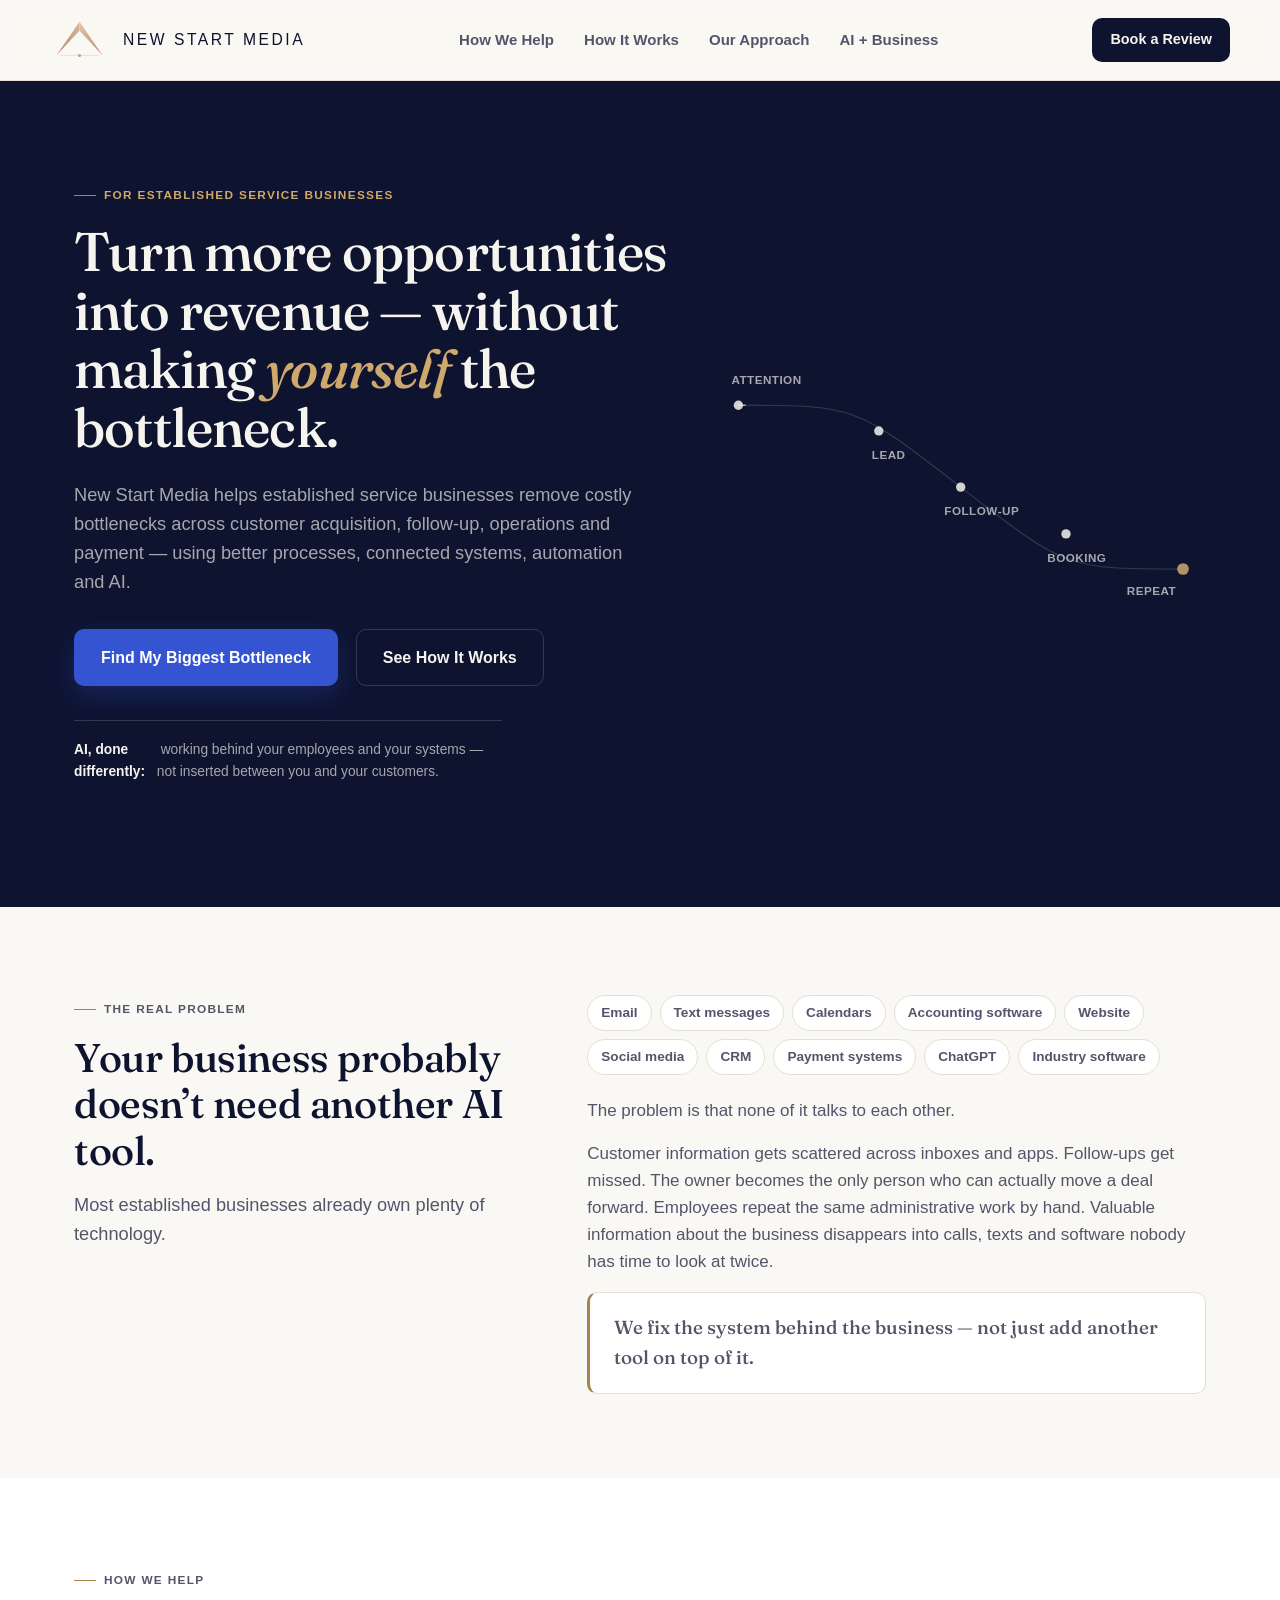
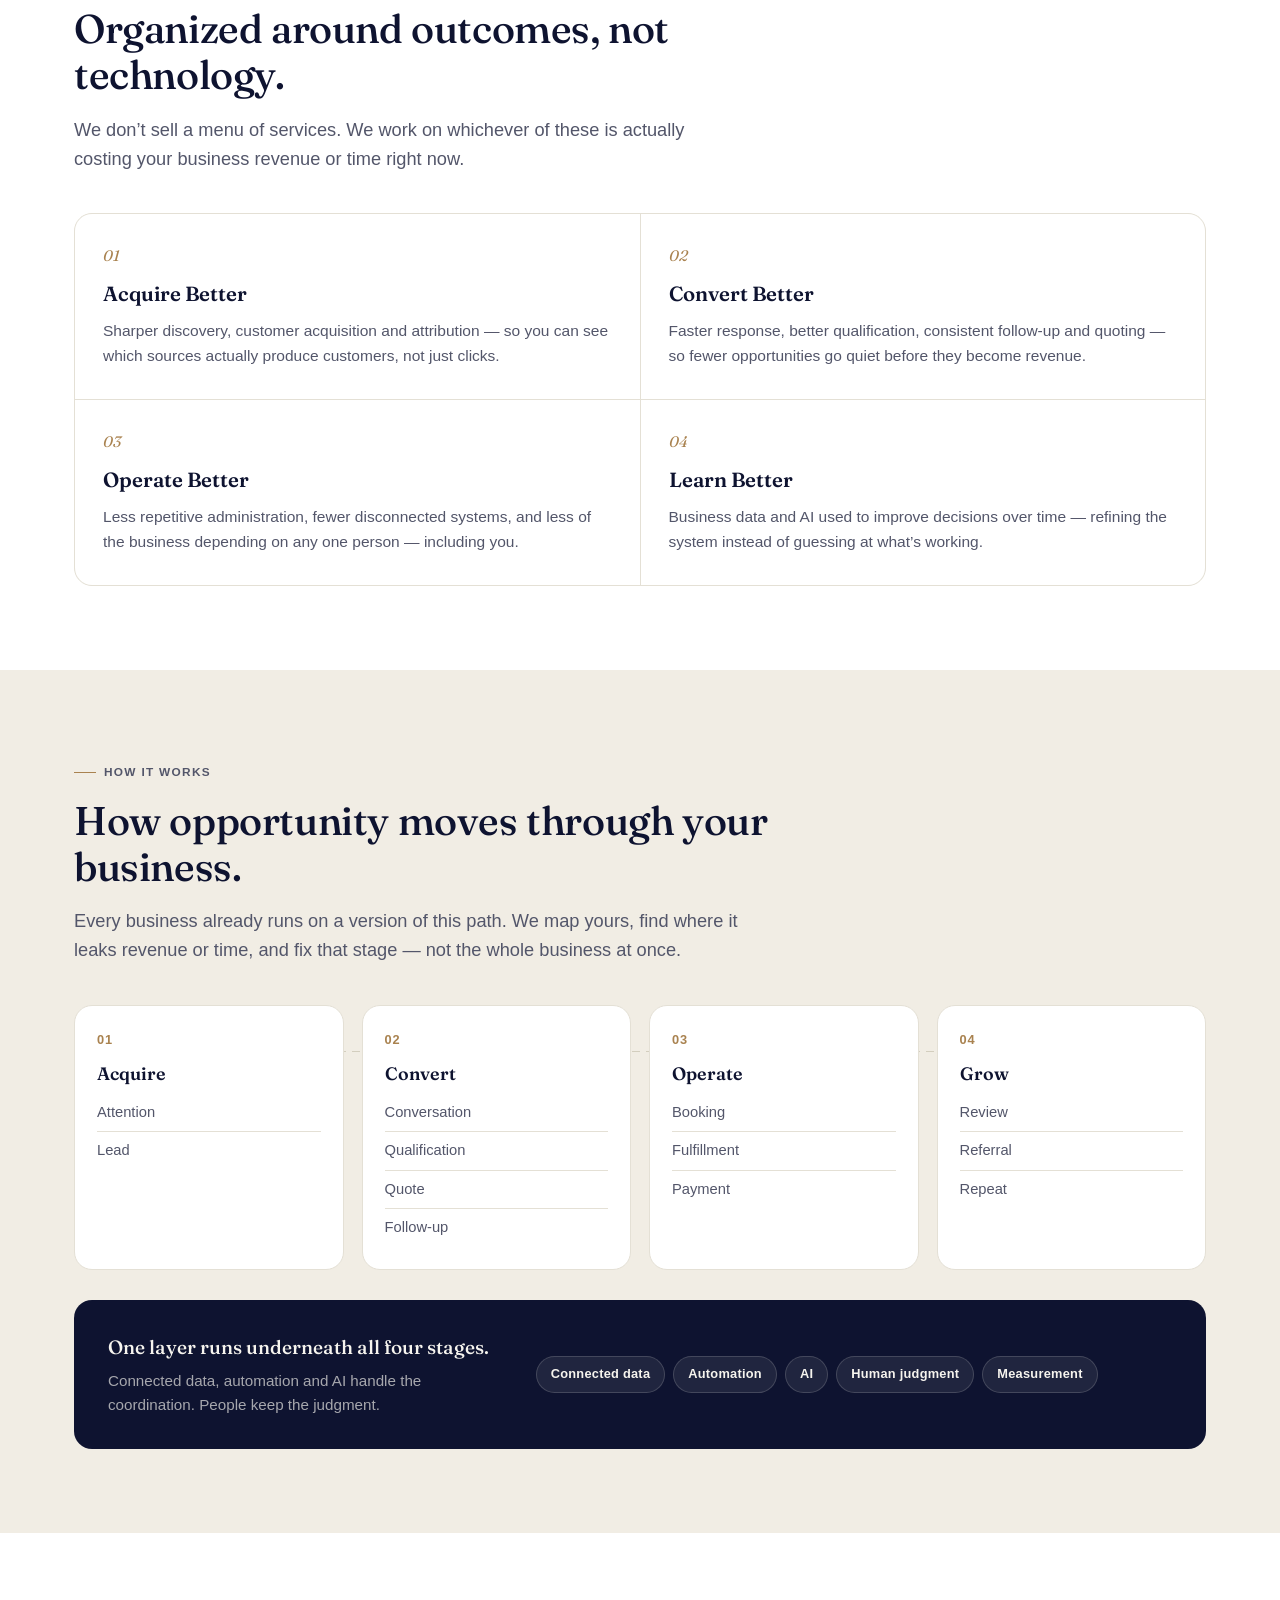
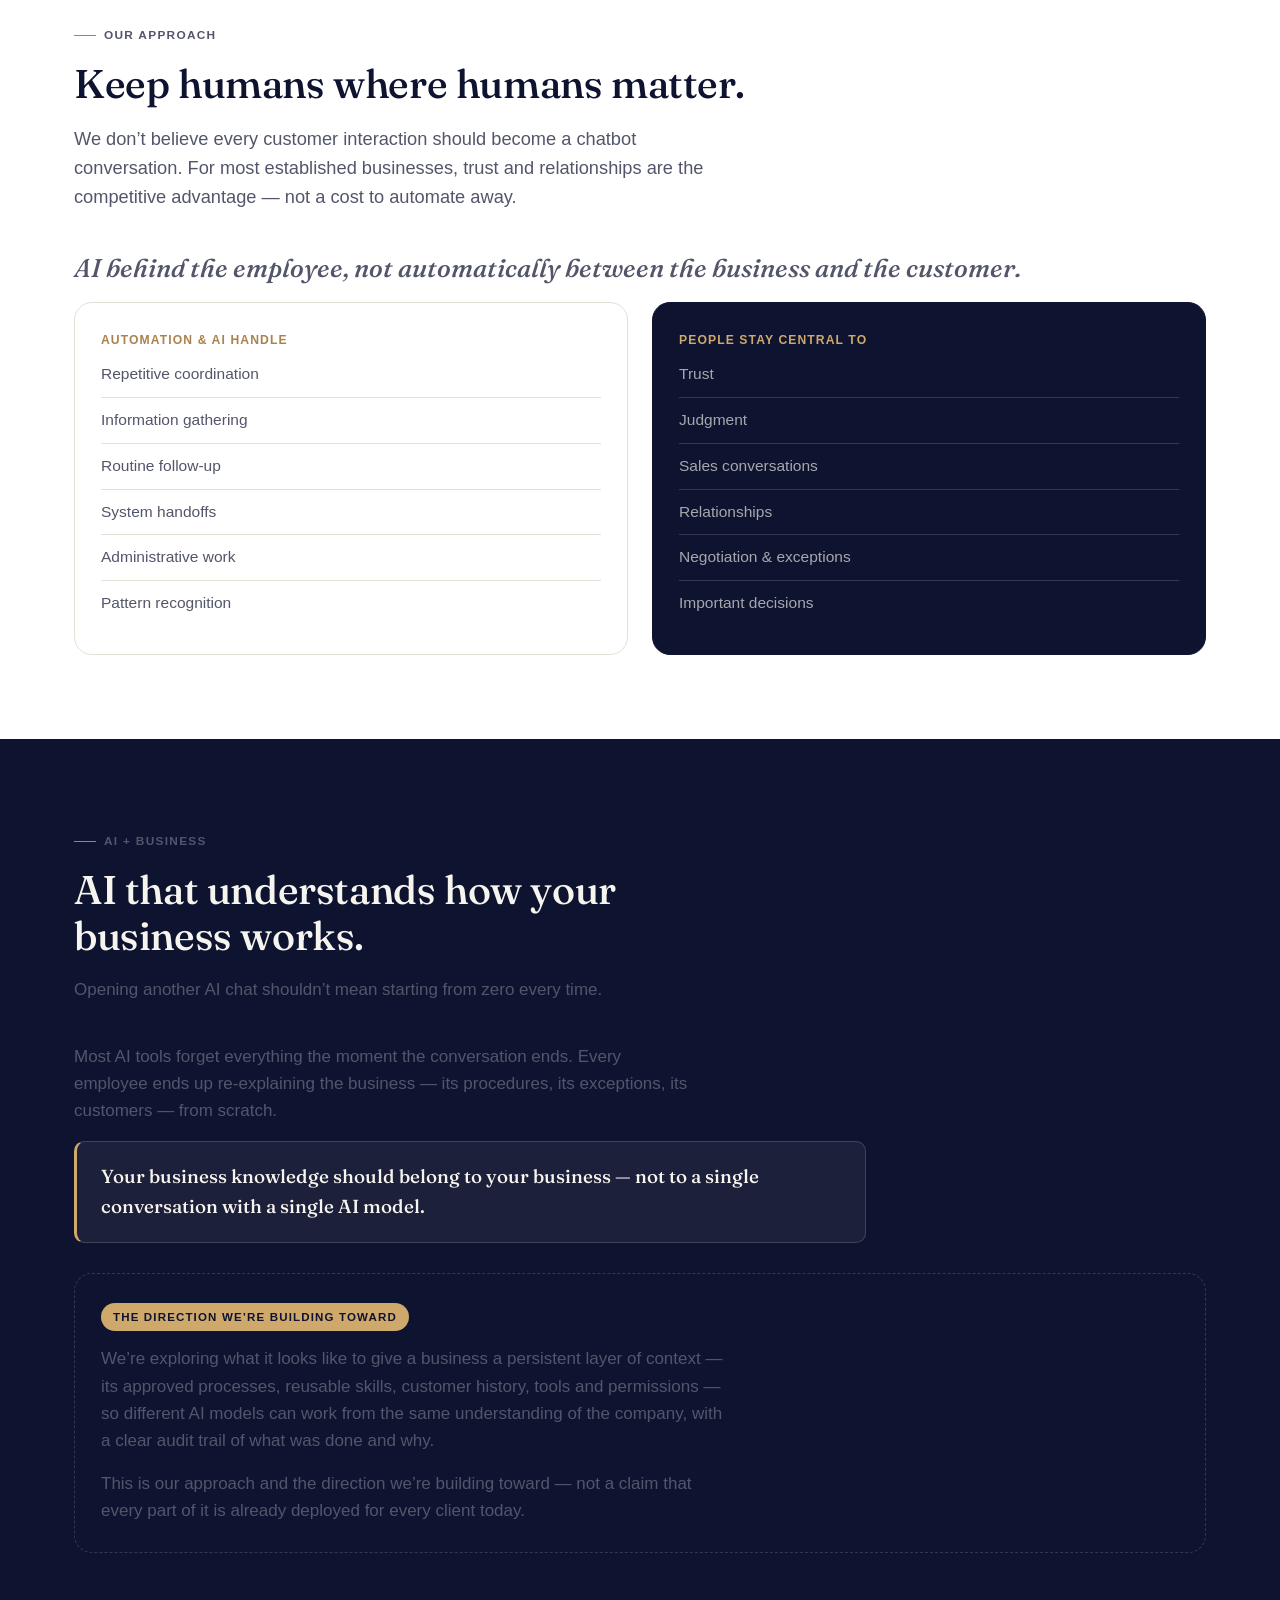
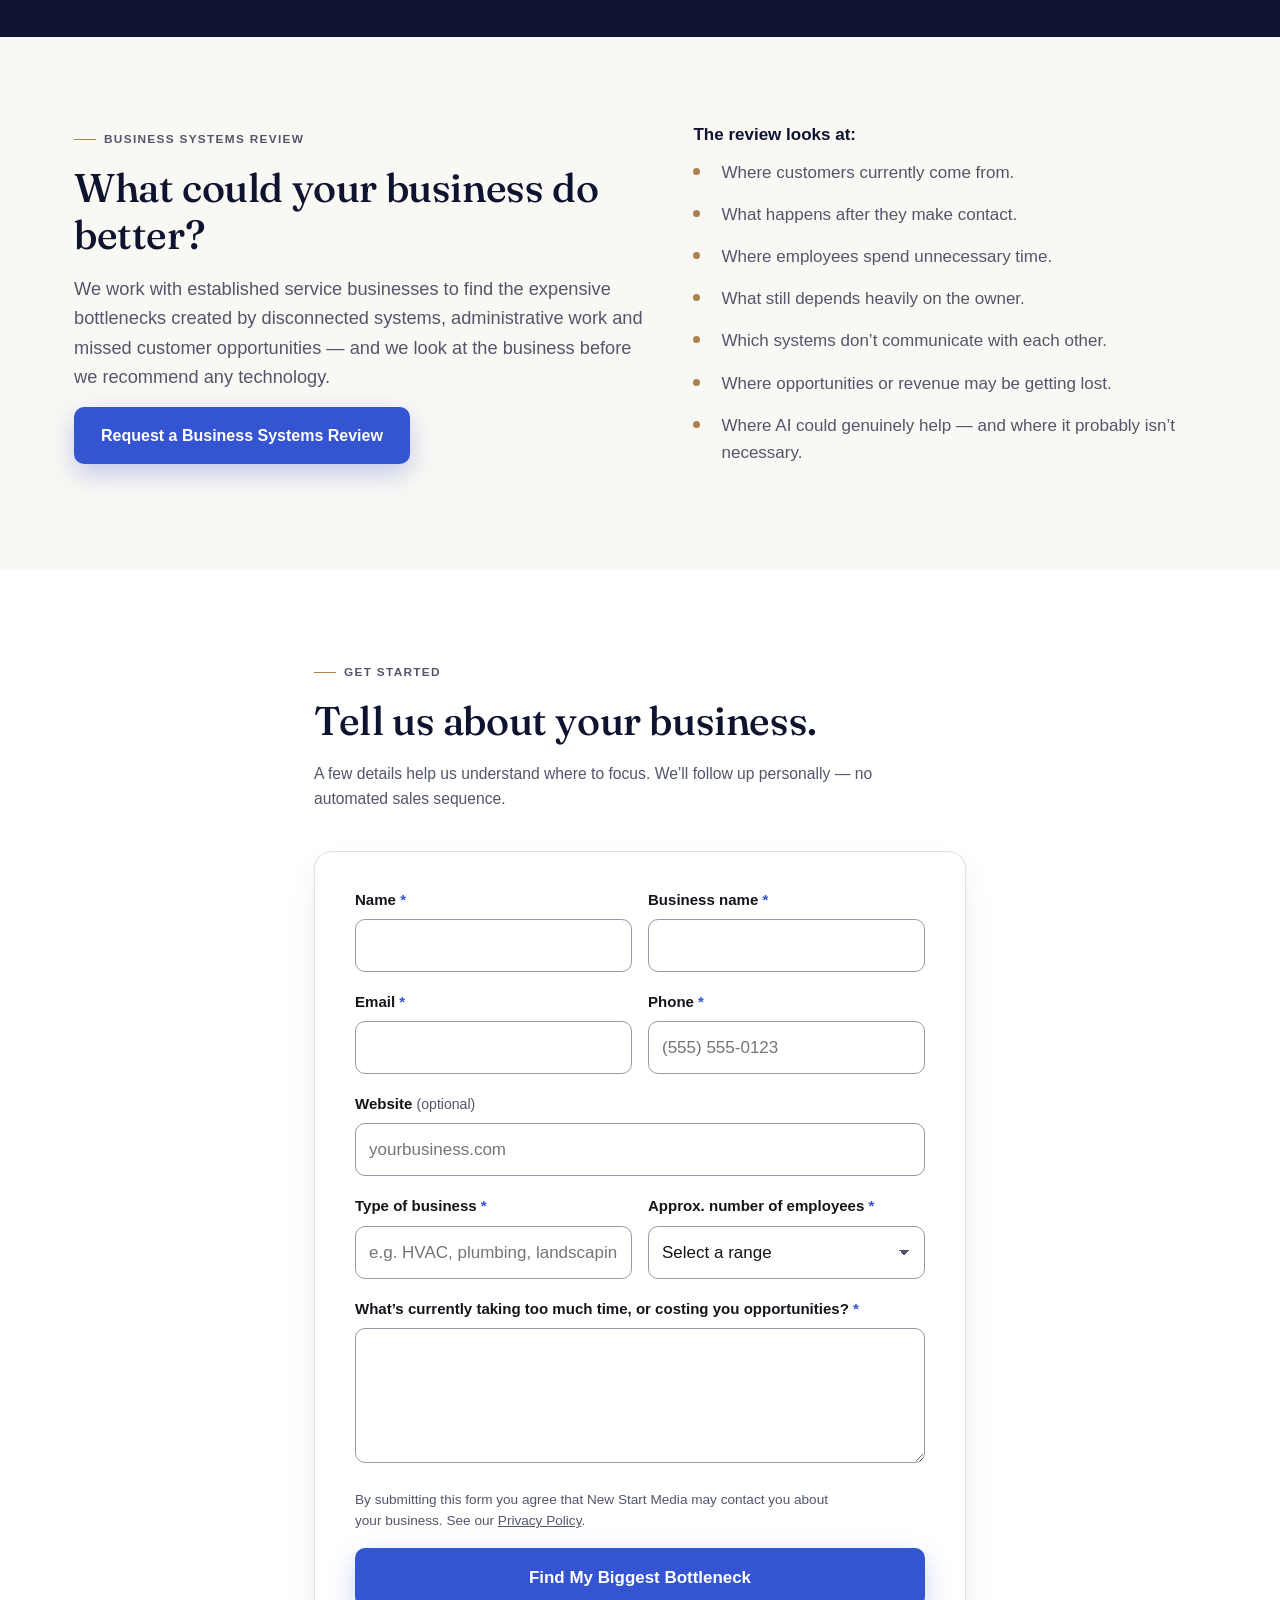
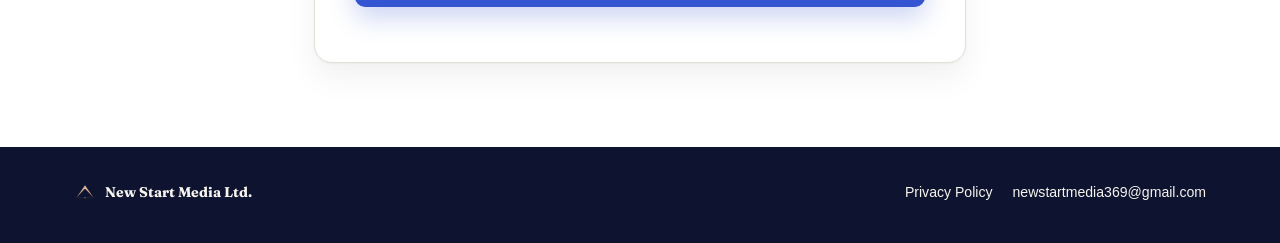
<file: index.html>
<!DOCTYPE html>
<html lang="en-CA">
<head>
  <meta charset="utf-8">
  <meta name="viewport" content="width=device-width, initial-scale=1">
  <meta name="theme-color" content="#0e1330">
  <title>New Start Media | Business Systems &amp; AI for Service Companies</title>
  <meta name="description" content="New Start Media helps established service businesses turn more opportunities into revenue and reduce owner dependency — by fixing the systems between customer acquisition, operations and payment, with AI working behind the business.">
  <link rel="canonical" href="https://newstartmedia.ca/">
  <meta name="robots" content="index,follow">

  <meta property="og:type" content="website">
  <meta property="og:site_name" content="New Start Media">
  <meta property="og:title" content="Turn More Opportunities Into Revenue — Without Making Yourself the Bottleneck">
  <meta property="og:description" content="New Start Media helps established service businesses remove costly bottlenecks across customer acquisition, follow-up, operations and payment — using better processes, connected systems, automation and AI.">
  <meta property="og:url" content="https://newstartmedia.ca/">
  <meta name="twitter:card" content="summary">
  <meta name="twitter:title" content="Turn More Opportunities Into Revenue — Without Making Yourself the Bottleneck">
  <meta name="twitter:description" content="Better processes, connected systems, automation and AI working behind established service businesses — not another AI tool bolted on top.">

  <!-- ============================================================
       GOOGLE TAG / ANALYTICS
       Paste a Google tag (gtag.js) snippet here when one exists.
       Do not commit a real measurement/conversion ID until confirmed.

  <script async src="https://www.googletagmanager.com/gtag/js?id=GTAG_ID"></script>
  <script>
    window.dataLayer = window.dataLayer || [];
    function gtag(){dataLayer.push(arguments);}
    gtag('js', new Date());
    gtag('config', 'GTAG_ID');
  </script>
       ============================================================ -->

  <link rel="icon" type="image/svg+xml" href="assets/favicon.svg">
  <link rel="preconnect" href="https://fonts.googleapis.com">
  <link rel="preconnect" href="https://fonts.gstatic.com" crossorigin>
  <link rel="stylesheet" href="https://fonts.googleapis.com/css2?family=Fraunces:ital,opsz,wght@0,9..144,400;0,9..144,500;0,9..144,600;1,9..144,500&display=swap">
  <link rel="stylesheet" href="styles.css">
</head>
<body>
  <a class="skip-link" href="#main">Skip to content</a>

  <header class="site-header">
    <div class="wrap header-inner">
      <a class="brand-word" href="./">
        <img class="brand-mark" src="assets/logo-mark.svg" alt="" aria-hidden="true" width="59" height="48">
        New Start Media
      </a>
      <nav class="main-nav" aria-label="Primary">
        <ul>
          <li><a href="#help">How We Help</a></li>
          <li><a href="#how-it-works">How It Works</a></li>
          <li><a href="#approach">Our Approach</a></li>
          <li><a href="#ai">AI + Business</a></li>
        </ul>
      </nav>
      <div style="display:flex;align-items:center;gap:10px;">
        <button type="button" class="nav-toggle" id="nav-toggle" aria-expanded="false" aria-controls="mobile-nav">Menu</button>
        <a class="header-cta" href="#review-form">Book a Review</a>
      </div>
    </div>
    <nav class="mobile-nav" id="mobile-nav" aria-label="Primary (mobile)" hidden>
      <ul>
        <li><a href="#help">How We Help</a></li>
        <li><a href="#how-it-works">How It Works</a></li>
        <li><a href="#approach">Our Approach</a></li>
        <li><a href="#ai">AI + Business</a></li>
        <li><a href="#review-form">Book a Review</a></li>
      </ul>
    </nav>
  </header>

  <main id="main">
    <!-- HERO -->
    <section class="hero on-navy" aria-labelledby="hero-heading">
      <div class="wrap hero-grid">
        <div class="hero-copy">
          <p class="eyebrow">For established service businesses</p>
          <h1 id="hero-heading">Turn more opportunities into revenue&nbsp;— without making <em>yourself</em> the bottleneck.</h1>
          <p class="lede">
            New Start Media helps established service businesses remove costly
            bottlenecks across customer acquisition, follow-up, operations and
            payment &mdash; using better processes, connected systems,
            automation and AI.
          </p>
          <div class="hero-ctas">
            <a class="btn-primary" href="#review-form">Find My Biggest Bottleneck</a>
            <a class="btn-secondary" href="#how-it-works">See How It Works</a>
          </div>
          <p class="hero-note"><strong>AI, done differently:</strong>&nbsp;working behind your employees and your systems &mdash; not inserted between you and your customers.</p>
        </div>
        <div class="hero-flow" aria-hidden="true">
          <svg viewBox="0 0 420 260" preserveAspectRatio="xMidYMid meet">
            <path class="flow-line" d="M20,60 C120,60 120,60 210,130 C300,200 300,200 400,200" />
            <path class="flow-line flow-line--active" d="M20,60 C120,60 120,60 210,130 C300,200 300,200 400,200" />
            <circle class="flow-dot" cx="20" cy="60" r="4"></circle>
            <circle class="flow-dot" cx="140" cy="82" r="4"></circle>
            <circle class="flow-dot" cx="210" cy="130" r="4"></circle>
            <circle class="flow-dot" cx="300" cy="170" r="4"></circle>
            <circle class="flow-dot flow-dot--gold" cx="400" cy="200" r="5"></circle>
            <text x="14" y="42">Attention</text>
            <text x="134" y="106">Lead</text>
            <text x="196" y="154">Follow&#8209;up</text>
            <text x="284" y="194">Booking</text>
            <text x="352" y="222">Repeat</text>
          </svg>
        </div>
      </div>
    </section>

    <!-- THE PROBLEM -->
    <section class="block block--paper reveal" aria-labelledby="tools-heading">
      <div class="wrap problem-layout">
        <div>
          <p class="eyebrow">The real problem</p>
          <h2 id="tools-heading">Your business probably doesn&rsquo;t need another AI tool.</h2>
          <p class="lede-lg">Most established businesses already own plenty of technology.</p>
        </div>
        <div>
          <ul class="tech-list" aria-label="Tools most businesses already have">
            <li>Email</li>
            <li>Text messages</li>
            <li>Calendars</li>
            <li>Accounting software</li>
            <li>Website</li>
            <li>Social media</li>
            <li>CRM</li>
            <li>Payment systems</li>
            <li>ChatGPT</li>
            <li>Industry software</li>
          </ul>
          <p>The problem is that none of it talks to each other.</p>
          <p>
            Customer information gets scattered across inboxes and apps.
            Follow-ups get missed. The owner becomes the only person who can
            actually move a deal forward. Employees repeat the same
            administrative work by hand. Valuable information about the
            business disappears into calls, texts and software nobody has
            time to look at twice.
          </p>
          <p class="callout">We fix the system behind the business &mdash; not just add another tool on top of it.</p>
        </div>
      </div>
    </section>

    <!-- HOW WE HELP -->
    <section class="block block--surface reveal" id="help" aria-labelledby="help-heading">
      <div class="wrap">
        <div class="section-head">
          <p class="eyebrow">How we help</p>
          <h2 id="help-heading">Organized around outcomes, not technology.</h2>
          <p class="lede-lg">We don&rsquo;t sell a menu of services. We work on whichever of these is actually costing your business revenue or time right now.</p>
        </div>
        <div class="outcomes">
          <article class="outcome">
            <span class="outcome-index">01</span>
            <h3>Acquire Better</h3>
            <p>Sharper discovery, customer acquisition and attribution &mdash; so you can see which sources actually produce customers, not just clicks.</p>
          </article>
          <article class="outcome">
            <span class="outcome-index">02</span>
            <h3>Convert Better</h3>
            <p>Faster response, better qualification, consistent follow-up and quoting &mdash; so fewer opportunities go quiet before they become revenue.</p>
          </article>
          <article class="outcome">
            <span class="outcome-index">03</span>
            <h3>Operate Better</h3>
            <p>Less repetitive administration, fewer disconnected systems, and less of the business depending on any one person &mdash; including you.</p>
          </article>
          <article class="outcome">
            <span class="outcome-index">04</span>
            <h3>Learn Better</h3>
            <p>Business data and AI used to improve decisions over time &mdash; refining the system instead of guessing at what&rsquo;s working.</p>
          </article>
        </div>
      </div>
    </section>

    <!-- HOW IT WORKS: OPERATING MODEL -->
    <section class="block block--alt reveal" id="how-it-works" aria-labelledby="model-heading">
      <div class="wrap model-wrap">
        <div class="section-head">
          <p class="eyebrow">How it works</p>
          <h2 id="model-heading">How opportunity moves through your business.</h2>
          <p class="lede-lg">Every business already runs on a version of this path. We map yours, find where it leaks revenue or time, and fix that stage &mdash; not the whole business at once.</p>
        </div>

        <div class="model-stages">
          <div class="model-stage">
            <h3>Acquire</h3>
            <ul>
              <li>Attention</li>
              <li>Lead</li>
            </ul>
          </div>
          <div class="model-stage">
            <h3>Convert</h3>
            <ul>
              <li>Conversation</li>
              <li>Qualification</li>
              <li>Quote</li>
              <li>Follow-up</li>
            </ul>
          </div>
          <div class="model-stage">
            <h3>Operate</h3>
            <ul>
              <li>Booking</li>
              <li>Fulfillment</li>
              <li>Payment</li>
            </ul>
          </div>
          <div class="model-stage">
            <h3>Grow</h3>
            <ul>
              <li>Review</li>
              <li>Referral</li>
              <li>Repeat</li>
            </ul>
          </div>
        </div>

        <div class="model-layer">
          <div>
            <h3>One layer runs underneath all four stages.</h3>
            <p>Connected data, automation and AI handle the coordination. People keep the judgment.</p>
          </div>
          <ul class="layer-tags">
            <li>Connected data</li>
            <li>Automation</li>
            <li>AI</li>
            <li>Human judgment</li>
            <li>Measurement</li>
          </ul>
        </div>
      </div>
    </section>

    <!-- OUR APPROACH: HUMAN-FIRST AI -->
    <section class="block block--surface reveal" id="approach" aria-labelledby="approach-heading">
      <div class="wrap">
        <div class="section-head">
          <p class="eyebrow">Our approach</p>
          <h2 id="approach-heading">Keep humans where humans matter.</h2>
          <p class="lede-lg">We don&rsquo;t believe every customer interaction should become a chatbot conversation. For most established businesses, trust and relationships are the competitive advantage &mdash; not a cost to automate away.</p>
        </div>

        <p class="principle">AI behind the employee, not automatically between the business and the customer.</p>

        <div class="split">
          <div class="split-card">
            <span class="split-label">Automation &amp; AI handle</span>
            <ul>
              <li>Repetitive coordination</li>
              <li>Information gathering</li>
              <li>Routine follow-up</li>
              <li>System handoffs</li>
              <li>Administrative work</li>
              <li>Pattern recognition</li>
            </ul>
          </div>
          <div class="split-card is-dark">
            <span class="split-label">People stay central to</span>
            <ul>
              <li>Trust</li>
              <li>Judgment</li>
              <li>Sales conversations</li>
              <li>Relationships</li>
              <li>Negotiation &amp; exceptions</li>
              <li>Important decisions</li>
            </ul>
          </div>
        </div>
      </div>
    </section>

    <!-- AI + BUSINESS: PERSISTENT INTELLIGENCE DIRECTION -->
    <section class="block block--navy reveal" id="ai" aria-labelledby="ai-heading">
      <div class="wrap">
        <div class="section-head">
          <p class="eyebrow">AI + business</p>
          <h2 id="ai-heading">AI that understands how your business works.</h2>
          <p>Opening another AI chat shouldn&rsquo;t mean starting from zero every time.</p>
        </div>
        <p>
          Most AI tools forget everything the moment the conversation ends.
          Every employee ends up re-explaining the business &mdash; its
          procedures, its exceptions, its customers &mdash; from scratch.
        </p>
        <p class="callout">Your business knowledge should belong to your business &mdash; not to a single conversation with a single AI model.</p>

        <div class="direction-card">
          <span class="direction-tag">The direction we&rsquo;re building toward</span>
          <p>
            We&rsquo;re exploring what it looks like to give a business a
            persistent layer of context &mdash; its approved processes,
            reusable skills, customer history, tools and permissions &mdash;
            so different AI models can work from the same understanding of
            the company, with a clear audit trail of what was done and why.
          </p>
          <p style="margin-bottom:0;">
            This is our approach and the direction we&rsquo;re building
            toward &mdash; not a claim that every part of it is already
            deployed for every client today.
          </p>
        </div>
      </div>
    </section>

    <!-- DIAGNOSTIC / REVIEW -->
    <section class="block block--paper reveal" id="review" aria-labelledby="review-heading">
      <div class="wrap review-panel">
        <div>
          <p class="eyebrow">Business systems review</p>
          <h2 id="review-heading">What could your business do better?</h2>
          <p class="lede-lg">
            We work with established service businesses to find the
            expensive bottlenecks created by disconnected systems,
            administrative work and missed customer opportunities &mdash;
            and we look at the business before we recommend any technology.
          </p>
          <a class="btn-primary" href="#review-form">Request a Business Systems Review</a>
        </div>
        <div>
          <p style="margin:0 0 10px;font-weight:700;color:var(--navy);">The review looks at:</p>
          <ul class="check-list">
            <li>Where customers currently come from.</li>
            <li>What happens after they make contact.</li>
            <li>Where employees spend unnecessary time.</li>
            <li>What still depends heavily on the owner.</li>
            <li>Which systems don&rsquo;t communicate with each other.</li>
            <li>Where opportunities or revenue may be getting lost.</li>
            <li>Where AI could genuinely help &mdash; and where it probably isn&rsquo;t necessary.</li>
          </ul>
        </div>
      </div>
    </section>

    <!-- LEAD CAPTURE -->
    <section class="block block--surface form-section" id="review-form" aria-labelledby="form-heading">
      <div class="wrap">
        <div class="section-head">
          <p class="eyebrow">Get started</p>
          <h2 id="form-heading">Tell us about your business.</h2>
          <p class="form-intro">
            A few details help us understand where to focus. We&rsquo;ll follow
            up personally &mdash; no automated sales sequence.
          </p>
        </div>

        <div class="form-card">
          <form id="lead-form" novalidate>
            <div class="form-row cols-2">
              <div class="field">
                <label for="name">Name <span class="req" aria-hidden="true">*</span></label>
                <input type="text" id="name" name="name" autocomplete="name" required aria-required="true">
              </div>
              <div class="field">
                <label for="business_name">Business name <span class="req" aria-hidden="true">*</span></label>
                <input type="text" id="business_name" name="business_name" autocomplete="organization" required aria-required="true">
              </div>
            </div>

            <div class="form-row cols-2">
              <div class="field">
                <label for="email">Email <span class="req" aria-hidden="true">*</span></label>
                <input type="email" id="email" name="email" autocomplete="email" inputmode="email" required aria-required="true">
              </div>
              <div class="field">
                <label for="phone">Phone <span class="req" aria-hidden="true">*</span></label>
                <input type="tel" id="phone" name="phone" autocomplete="tel" inputmode="tel" required aria-required="true" placeholder="(555) 555-0123">
              </div>
            </div>

            <div class="field">
              <label for="website">Website <span class="opt">(optional)</span></label>
              <input type="text" id="website" name="website" autocomplete="url" inputmode="url" placeholder="yourbusiness.com">
            </div>

            <div class="form-row cols-2">
              <div class="field">
                <label for="business_type">Type of business <span class="req" aria-hidden="true">*</span></label>
                <input type="text" id="business_type" name="business_type" autocomplete="off" required aria-required="true" placeholder="e.g. HVAC, plumbing, landscaping">
              </div>
              <div class="field">
                <label for="employees">Approx. number of employees <span class="req" aria-hidden="true">*</span></label>
                <select id="employees" name="employees" required aria-required="true">
                  <option value="" disabled selected>Select a range</option>
                  <option value="Just me">Just me</option>
                  <option value="2-5">2&ndash;5</option>
                  <option value="6-15">6&ndash;15</option>
                  <option value="16-40">16&ndash;40</option>
                  <option value="40+">40+</option>
                </select>
              </div>
            </div>

            <div class="field">
              <label for="problem">What&rsquo;s currently taking too much time, or costing you opportunities? <span class="req" aria-hidden="true">*</span></label>
              <textarea id="problem" name="problem" rows="4" required aria-required="true"></textarea>
            </div>

            <!-- Honeypot: hidden from people, tempting to bots. Leave empty. -->
            <div class="hp" aria-hidden="true">
              <label for="company_website">Company Website</label>
              <input type="text" id="company_website" name="company_website" tabindex="-1" autocomplete="off">
            </div>

            <p class="consent">
              By submitting this form you agree that New Start Media may
              contact you about your business. See our
              <a href="privacy/">Privacy Policy</a>.
            </p>

            <button type="submit" id="submit-btn">Find My Biggest Bottleneck</button>

            <p class="form-status" id="form-status" role="status" aria-live="polite"></p>
          </form>

          <div class="success-panel" id="success-panel" hidden tabindex="-1">
            <h2>Thanks &mdash; we&rsquo;ve received your information.</h2>
            <p>
              We&rsquo;ll review what you&rsquo;ve shared and follow up
              personally to talk about your business and next steps.
            </p>
          </div>
        </div>
      </div>
    </section>
  </main>

  <footer class="site-footer">
    <div class="wrap">
      <span class="footer-brand">
        <img class="footer-mark" src="assets/logo-mark.svg" alt="" aria-hidden="true" width="22" height="18">
        New Start Media Ltd.
      </span>
      <nav class="footer-links" aria-label="Footer">
        <a href="privacy/">Privacy Policy</a>
        <a href="mailto:newstartmedia369@gmail.com">newstartmedia369@gmail.com</a>
      </nav>
    </div>
  </footer>

  <script src="config.js"></script>
  <script src="app.js"></script>
</body>
</html>
</file>
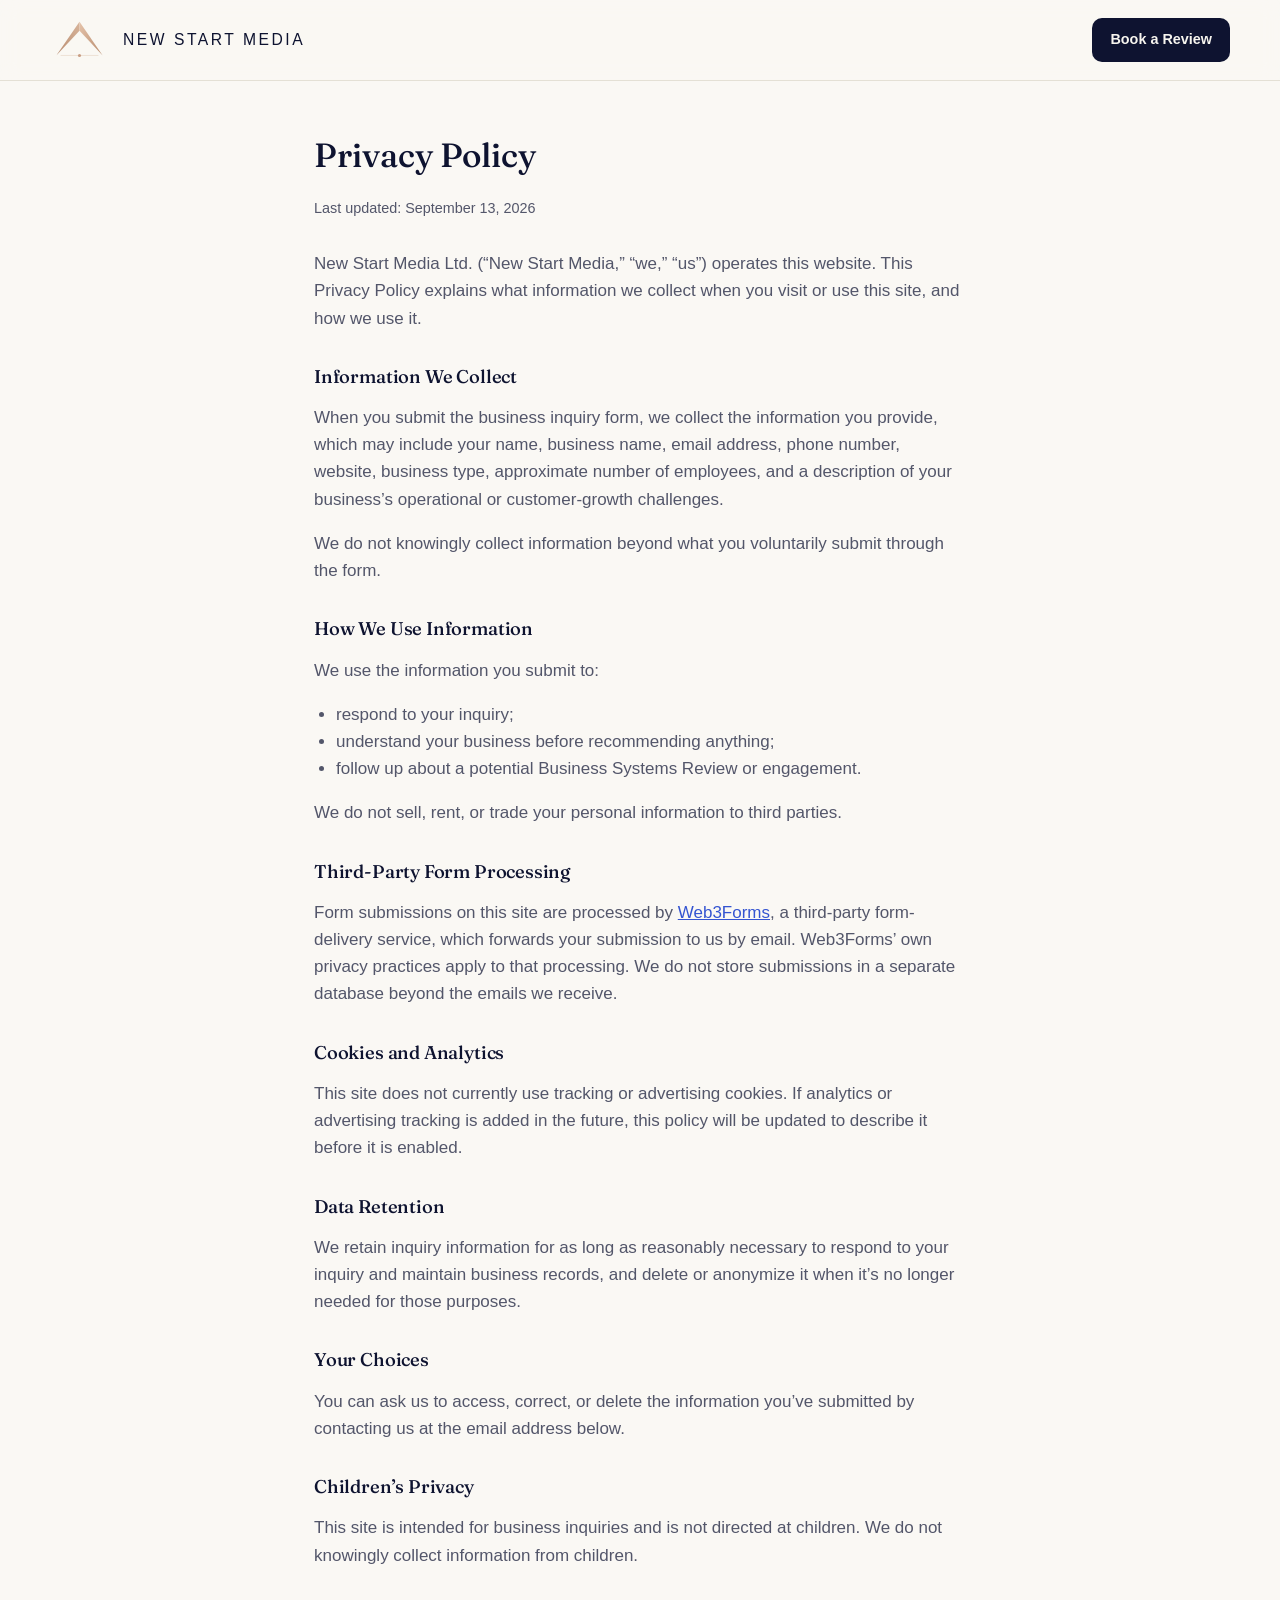
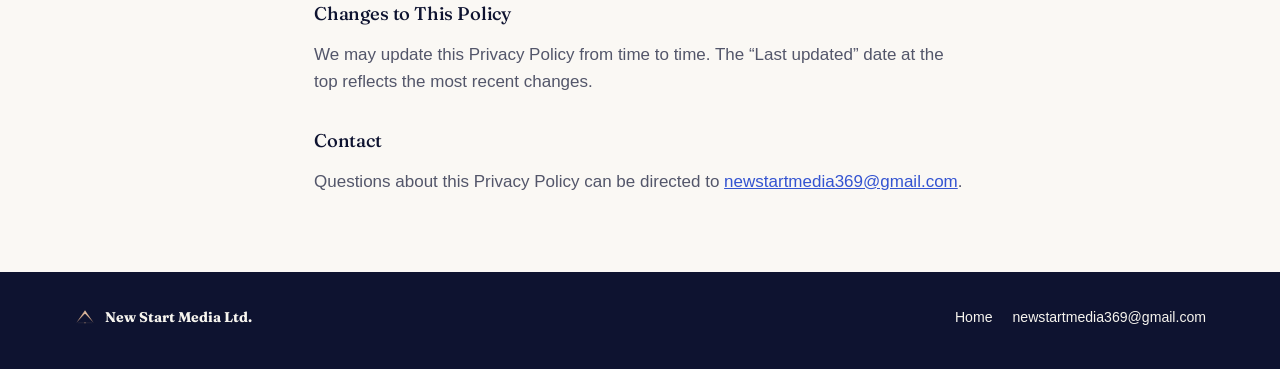
<file: privacy/index.html>
<!DOCTYPE html>
<html lang="en-CA">
<head>
  <meta charset="utf-8">
  <meta name="viewport" content="width=device-width, initial-scale=1">
  <meta name="theme-color" content="#0e1330">
  <title>Privacy Policy | New Start Media</title>
  <meta name="description" content="How New Start Media Ltd. collects, uses and protects information submitted through this website.">
  <link rel="canonical" href="https://newstartmedia.ca/privacy/">
  <meta name="robots" content="index,follow">
  <link rel="icon" type="image/svg+xml" href="../assets/favicon.svg">
  <link rel="preconnect" href="https://fonts.googleapis.com">
  <link rel="preconnect" href="https://fonts.gstatic.com" crossorigin>
  <link rel="stylesheet" href="https://fonts.googleapis.com/css2?family=Fraunces:ital,opsz,wght@0,9..144,400;0,9..144,500;0,9..144,600;1,9..144,500&display=swap">
  <link rel="stylesheet" href="../styles.css">
</head>
<body class="content-page">
  <header class="site-header">
    <div class="wrap header-inner">
      <a class="brand-word" href="../">
        <img class="brand-mark" src="../assets/logo-mark.svg" alt="" aria-hidden="true" width="59" height="48">
        New Start Media
      </a>
      <a class="header-cta" href="../#review-form">Book a Review</a>
    </div>
  </header>

  <main>
    <div class="wrap">
      <h1>Privacy Policy</h1>
      <p class="updated-note">Last updated: September 13, 2026</p>

      <p>
        New Start Media Ltd. (&ldquo;New Start Media,&rdquo; &ldquo;we,&rdquo;
        &ldquo;us&rdquo;) operates this website. This Privacy Policy explains
        what information we collect when you visit or use this site, and how
        we use it.
      </p>

      <h2>Information We Collect</h2>
      <p>
        When you submit the business inquiry form, we collect the
        information you provide, which may include your name, business
        name, email address, phone number, website, business type,
        approximate number of employees, and a description of your
        business&rsquo;s operational or customer-growth challenges.
      </p>
      <p>
        We do not knowingly collect information beyond what you voluntarily
        submit through the form.
      </p>

      <h2>How We Use Information</h2>
      <p>We use the information you submit to:</p>
      <ul>
        <li>respond to your inquiry;</li>
        <li>understand your business before recommending anything;</li>
        <li>follow up about a potential Business Systems Review or engagement.</li>
      </ul>
      <p>We do not sell, rent, or trade your personal information to third parties.</p>

      <h2>Third-Party Form Processing</h2>
      <p>
        Form submissions on this site are processed by
        <a href="https://web3forms.com" rel="noopener noreferrer">Web3Forms</a>,
        a third-party form-delivery service, which forwards your submission
        to us by email. Web3Forms&rsquo; own privacy practices apply to that
        processing. We do not store submissions in a separate database
        beyond the emails we receive.
      </p>

      <h2>Cookies and Analytics</h2>
      <p>
        This site does not currently use tracking or advertising cookies. If
        analytics or advertising tracking is added in the future, this
        policy will be updated to describe it before it is enabled.
      </p>

      <h2>Data Retention</h2>
      <p>
        We retain inquiry information for as long as reasonably necessary to
        respond to your inquiry and maintain business records, and delete or
        anonymize it when it&rsquo;s no longer needed for those purposes.
      </p>

      <h2>Your Choices</h2>
      <p>
        You can ask us to access, correct, or delete the information
        you&rsquo;ve submitted by contacting us at the email address below.
      </p>

      <h2>Children&rsquo;s Privacy</h2>
      <p>
        This site is intended for business inquiries and is not directed at
        children. We do not knowingly collect information from children.
      </p>

      <h2>Changes to This Policy</h2>
      <p>
        We may update this Privacy Policy from time to time. The &ldquo;Last
        updated&rdquo; date at the top reflects the most recent changes.
      </p>

      <h2>Contact</h2>
      <p>
        Questions about this Privacy Policy can be directed to
        <a href="mailto:newstartmedia369@gmail.com">newstartmedia369@gmail.com</a>.
      </p>
    </div>
  </main>

  <footer class="site-footer">
    <div class="wrap">
      <span class="footer-brand">
        <img class="footer-mark" src="../assets/logo-mark.svg" alt="" aria-hidden="true" width="22" height="18">
        New Start Media Ltd.
      </span>
      <nav class="footer-links" aria-label="Footer">
        <a href="../">Home</a>
        <a href="mailto:newstartmedia369@gmail.com">newstartmedia369@gmail.com</a>
      </nav>
    </div>
  </footer>
</body>
</html>
</file>
<file: styles.css>
/* New Start Media Ltd. — marketing site styles.
   Plain CSS, mobile-first. One open Google font (Fraunces) for display
   type; system fonts for everything else. No framework, no build step. */

:root {
  /* ---- Type ---- */
  --font-display: "Fraunces", Georgia, "Times New Roman", serif;
  --font-sans: -apple-system, BlinkMacSystemFont, "Segoe UI", Roboto, Helvetica, Arial, sans-serif;

  /* ---- Color: warm paper + deep navy + one restrained accent ---- */
  --ink: #14151b;
  --ink-soft: #53566a;
  --ink-faint: #8a8da3;
  --paper: #faf8f4;
  --paper-alt: #f1ede4;
  --surface: #ffffff;
  --line: #e4e0d5;
  --line-strong: #d3cebe;
  --input-border: #9a97a8;

  --navy: #0e1330;
  --navy-soft: #171d42;
  --on-navy: #f6f4ee;
  --on-navy-soft: rgba(246, 244, 238, 0.66);
  --on-navy-line: rgba(246, 244, 238, 0.16);

  --brand-dark: #182a63;
  --accent: #3454d1;
  --accent-dark: #263f9e;
  --gold: #a9824f;
  --gold-soft: #cfa86b;

  --ok-bg: #eaf2ec;
  --ok-ink: #1c5c33;
  --err: #b3261e;

  --radius-sm: 10px;
  --radius: 18px;
  --radius-lg: 26px;
  --maxw: 1180px;
  --maxw-narrow: 700px;

  --ease: cubic-bezier(0.16, 1, 0.3, 1);
}

* { box-sizing: border-box; }

html { -webkit-text-size-adjust: 100%; }

body {
  margin: 0;
  font-family: var(--font-sans);
  font-size: 17px;
  line-height: 1.6;
  color: var(--ink);
  background: var(--paper);
}

.wrap {
  width: 100%;
  max-width: var(--maxw);
  margin: 0 auto;
  padding: 0 24px;
}
.wrap-narrow { max-width: var(--maxw-narrow); }

a { color: var(--accent); }

img, svg { max-width: 100%; }

::selection { background: var(--gold-soft); color: var(--navy); }

.visually-hidden {
  position: absolute !important;
  width: 1px; height: 1px;
  overflow: hidden;
  clip: rect(0 0 0 0);
  white-space: nowrap;
}

.skip-link {
  position: absolute;
  left: 12px;
  top: -60px;
  background: var(--navy);
  color: var(--on-navy);
  padding: 10px 16px;
  border-radius: var(--radius-sm);
  z-index: 100;
  transition: top 0.2s var(--ease);
}
.skip-link:focus { top: 12px; }

:focus-visible {
  outline: 3px solid rgba(52, 84, 209, 0.5);
  outline-offset: 2px;
}

/* ---------- Eyebrow / label ---------- */

.eyebrow {
  display: inline-flex;
  align-items: center;
  gap: 8px;
  margin: 0 0 18px;
  font-size: 0.74rem;
  font-weight: 700;
  letter-spacing: 0.11em;
  text-transform: uppercase;
  color: var(--gold);
}
.eyebrow::before {
  content: "";
  width: 22px;
  height: 1px;
  background: var(--gold);
  flex: none;
}
.on-navy .eyebrow { color: var(--gold-soft); }

/* ---------- Header ---------- */

.site-header {
  position: sticky;
  top: 0;
  z-index: 40;
  background: rgba(250, 248, 244, 0.86);
  backdrop-filter: saturate(140%) blur(10px);
  border-bottom: 1px solid var(--line);
}
.header-inner {
  display: flex;
  align-items: center;
  justify-content: space-between;
  gap: 16px;
  padding: 16px 0;
}
.brand-word {
  display: inline-flex;
  align-items: center;
  gap: 12px;
  font-family: var(--font-sans);
  font-size: 0.86rem;
  font-weight: 400;
  letter-spacing: 0.14em;
  text-transform: uppercase;
  color: var(--navy);
  text-decoration: none;
  white-space: nowrap;
  flex: none;
}
.brand-mark {
  width: 48px;
  height: 39px;
  flex: none;
}

@media (min-width: 400px) {
  .brand-word { font-size: 0.98rem; gap: 14px; letter-spacing: 0.16em; }
  .brand-mark { width: 59px; height: 48px; }
}

.main-nav {
  display: none;
}
.main-nav ul {
  display: flex;
  align-items: center;
  gap: 30px;
  list-style: none;
  margin: 0;
  padding: 0;
}
.main-nav a {
  color: var(--ink-soft);
  text-decoration: none;
  font-size: 0.94rem;
  font-weight: 600;
}
.main-nav a:hover { color: var(--navy); }

.nav-toggle {
  display: inline-flex;
  align-items: center;
  gap: 8px;
  background: none;
  border: 1px solid var(--line-strong);
  border-radius: var(--radius-sm);
  padding: 9px 14px;
  font: inherit;
  font-size: 0.86rem;
  font-weight: 700;
  color: var(--navy);
}

.header-cta {
  display: inline-block;
  font-size: 0.9rem;
  font-weight: 700;
  color: var(--on-navy);
  background: var(--navy);
  text-decoration: none;
  padding: 10px 18px;
  border-radius: var(--radius-sm);
  white-space: nowrap;
}
.header-cta:hover { background: var(--navy-soft); }

@media (max-width: 419px) {
  /* Only hide the persistent CTA where a mobile-menu fallback exists
     (it's the last item there) — pages without one (e.g. privacy/)
     keep it, so "Book a Review" is never unreachable from the header. */
  .site-header:has(.mobile-nav) .header-cta { display: none; }
}

.mobile-nav {
  border-top: 1px solid var(--line);
  background: var(--paper);
}
.mobile-nav[hidden] { display: none; }
.mobile-nav ul {
  list-style: none;
  margin: 0;
  padding: 6px 0 16px;
}
.mobile-nav a {
  display: block;
  padding: 12px 24px;
  color: var(--ink);
  text-decoration: none;
  font-weight: 600;
  border-bottom: 1px solid var(--line);
}

@media (min-width: 860px) {
  .main-nav { display: block; }
  .nav-toggle { display: none; }
  .mobile-nav { display: none !important; }
}

/* ---------- Hero ---------- */

.hero {
  position: relative;
  overflow: hidden;
  background: var(--navy);
  color: var(--on-navy);
  padding: 64px 0 76px;
}
.hero-grid {
  position: relative;
  z-index: 1;
  display: grid;
  gap: 44px;
}
.hero-copy { max-width: 640px; }
.hero h1 {
  font-family: var(--font-display);
  font-weight: 500;
  font-size: clamp(2.1rem, 6.4vw, 3.4rem);
  line-height: 1.08;
  letter-spacing: -0.015em;
  margin: 0 0 22px;
  color: var(--on-navy);
}
.hero h1 em {
  font-style: italic;
  color: var(--gold-soft);
}
.hero .lede {
  font-size: 1.14rem;
  color: var(--on-navy-soft);
  margin: 0 0 32px;
  max-width: 56ch;
}
.hero-ctas {
  display: flex;
  flex-wrap: wrap;
  gap: 14px 18px;
  align-items: center;
  margin-bottom: 34px;
}
.hero-note {
  display: flex;
  gap: 10px;
  align-items: baseline;
  font-size: 0.86rem;
  color: var(--on-navy-soft);
  border-top: 1px solid var(--on-navy-line);
  padding-top: 18px;
  max-width: 56ch;
}
.hero-note strong { color: var(--on-navy); font-weight: 700; }

/* Flow motif: quiet abstract line diagram, not a stock illustration */
.hero-flow {
  position: relative;
  min-height: 220px;
}
.hero-flow svg { width: 100%; height: auto; display: block; }
.hero-flow .flow-line {
  fill: none;
  stroke: var(--on-navy-line);
  stroke-width: 1;
}
.hero-flow .flow-line--active {
  stroke: var(--gold-soft);
  stroke-width: 1.4;
  stroke-dasharray: 6 520;
  stroke-dashoffset: 0;
  animation: flow-draw 7s var(--ease) infinite;
}
.hero-flow .flow-dot { fill: var(--on-navy); opacity: 0.85; }
.hero-flow .flow-dot--gold { fill: var(--gold-soft); }
.hero-flow text {
  fill: var(--on-navy-soft);
  font-family: var(--font-sans);
  font-size: 10px;
  font-weight: 600;
  letter-spacing: 0.04em;
  text-transform: uppercase;
}

@keyframes flow-draw {
  0% { stroke-dashoffset: 0; }
  100% { stroke-dashoffset: -526; }
}

@media (min-width: 900px) {
  .hero { padding: 96px 0 110px; }
  .hero-grid { grid-template-columns: 1.1fr 0.9fr; align-items: center; gap: 40px; }
}

/* ---------- Buttons ---------- */

.btn-primary, .btn-secondary {
  display: inline-flex;
  align-items: center;
  gap: 8px;
  text-align: center;
  text-decoration: none;
  font-weight: 700;
  font-size: 1rem;
  padding: 15px 26px;
  border-radius: var(--radius-sm);
  border: 1px solid transparent;
  font-family: inherit;
  cursor: pointer;
}
.btn-primary {
  background: var(--accent);
  color: #fff;
  box-shadow: 0 10px 26px rgba(52, 84, 209, 0.28);
}
.btn-primary:hover { background: var(--accent-dark); }
.on-navy .btn-secondary {
  background: transparent;
  color: var(--on-navy);
  border-color: var(--on-navy-line);
}
.on-navy .btn-secondary:hover { border-color: var(--on-navy); }
.btn-secondary {
  background: transparent;
  color: var(--navy);
  border-color: var(--line-strong);
}
.btn-secondary:hover { border-color: var(--navy); }

/* ---------- Generic section rhythm ---------- */

section.block { padding: 64px 0; }
.block--paper { background: var(--paper); }
.block--alt { background: var(--paper-alt); }
.block--surface { background: var(--surface); }
.block--navy { background: var(--navy); color: var(--on-navy); }
.block--navy p { color: var(--on-navy-soft); }
.block--navy h2 { color: var(--on-navy); }

.section-head { max-width: 700px; margin: 0 0 40px; }
.section-head.center { margin-left: auto; margin-right: auto; text-align: center; }

h2 {
  font-family: var(--font-display);
  font-weight: 500;
  font-size: clamp(1.7rem, 3.6vw, 2.5rem);
  line-height: 1.16;
  letter-spacing: -0.01em;
  color: var(--navy);
  margin: 0 0 16px;
}
h3 {
  font-family: var(--font-display);
  font-weight: 600;
  font-size: 1.28rem;
  color: var(--navy);
  margin: 0 0 10px;
}
.on-navy h3 { color: var(--on-navy); }

.block p, .lede-lg {
  color: var(--ink-soft);
  margin: 0 0 16px;
  max-width: 66ch;
}
.lede-lg { font-size: 1.14rem; }
.block p:last-child { margin-bottom: 0; }

.callout {
  margin: 26px 0 0;
  padding: 20px 24px;
  background: var(--surface);
  border: 1px solid var(--line);
  border-left: 3px solid var(--gold);
  border-radius: var(--radius-sm);
  font-family: var(--font-display);
  font-size: 1.18rem;
  font-weight: 500;
  color: var(--navy);
  max-width: 66ch;
}
.block--navy .callout {
  background: rgba(246, 244, 238, 0.06);
  border-color: var(--on-navy-line);
  border-left-color: var(--gold-soft);
  color: var(--on-navy);
}

/* Tech list */
.tech-list {
  display: flex;
  flex-wrap: wrap;
  gap: 8px;
  margin: 4px 0 22px;
  padding: 0;
  list-style: none;
}
.tech-list li {
  font-size: 0.85rem;
  font-weight: 600;
  color: var(--ink-soft);
  background: var(--surface);
  border: 1px solid var(--line);
  border-radius: 999px;
  padding: 6px 13px;
}

.check-list {
  list-style: none;
  margin: 4px 0 20px;
  padding: 0;
  max-width: 66ch;
}
.check-list li {
  position: relative;
  padding: 0 0 15px 28px;
  color: var(--ink-soft);
}
.block--navy .check-list li { color: var(--on-navy-soft); }
.check-list li:last-child { padding-bottom: 0; }
.check-list li::before {
  content: "";
  position: absolute;
  left: 0;
  top: 9px;
  width: 7px;
  height: 7px;
  border-radius: 50%;
  background: var(--gold);
}

.principle {
  font-family: var(--font-display);
  font-size: clamp(1.3rem, 2.6vw, 1.6rem);
  font-weight: 500;
  font-style: italic;
  color: var(--navy);
  margin: 24px 0;
  line-height: 1.35;
  max-width: 24ch;
}
.on-navy .principle { color: var(--on-navy); }

.two-col {
  display: grid;
  gap: 20px;
}
@media (min-width: 760px) {
  .two-col { grid-template-columns: 1fr 1fr; gap: 40px; }
}

/* ---------- Problem section ---------- */

.problem-layout {
  display: grid;
  gap: 34px;
}
@media (min-width: 860px) {
  .problem-layout { grid-template-columns: 0.85fr 1.15fr; gap: 56px; align-items: start; }
}

/* ---------- Operating model diagram ---------- */

.model-wrap { overflow: visible; }

.model-stages {
  display: grid;
  gap: 22px;
  margin: 0 0 30px;
  counter-reset: stage;
}
@media (min-width: 780px) {
  .model-stages {
    grid-template-columns: repeat(4, 1fr);
    gap: 18px;
  }
}

.model-stage {
  position: relative;
  background: var(--surface);
  border: 1px solid var(--line);
  border-radius: var(--radius);
  padding: 24px 22px 22px;
}
.model-stage::before {
  counter-increment: stage;
  content: counter(stage, decimal-leading-zero);
  display: block;
  font-family: var(--font-sans);
  font-weight: 700;
  font-size: 0.8rem;
  color: var(--gold);
  margin-bottom: 10px;
  letter-spacing: 0.06em;
}
.model-stage h3 {
  font-family: var(--font-display);
  font-size: 1.12rem;
  font-weight: 600;
  color: var(--navy);
  margin: 0 0 12px;
}
.model-stage ul {
  list-style: none;
  margin: 0;
  padding: 0;
  font-size: 0.92rem;
  color: var(--ink-soft);
}
.model-stage li {
  padding: 7px 0;
  border-top: 1px solid var(--line);
}
.model-stage li:first-child { border-top: 0; padding-top: 0; }

.model-stage-connector {
  display: none;
}
@media (min-width: 780px) {
  .model-stages { position: relative; }
  .model-stages::before {
    content: "";
    position: absolute;
    top: 46px;
    left: 6%;
    right: 6%;
    height: 1px;
    background: repeating-linear-gradient(to right, var(--line-strong) 0 8px, transparent 8px 14px);
    z-index: 0;
  }
}

.model-layer {
  background: var(--navy);
  color: var(--on-navy);
  border-radius: var(--radius);
  padding: 28px 24px;
  display: grid;
  gap: 18px;
}
@media (min-width: 700px) {
  .model-layer { grid-template-columns: 1fr 1.6fr; align-items: center; gap: 30px; padding: 32px 34px; }
}
.model-layer h3 {
  font-family: var(--font-display);
  font-weight: 500;
  font-size: 1.2rem;
  margin: 0 0 6px;
  color: var(--on-navy);
}
.model-layer p { color: var(--on-navy-soft); margin: 0; font-size: 0.95rem; }
.layer-tags {
  display: flex;
  flex-wrap: wrap;
  gap: 8px;
  list-style: none;
  margin: 0;
  padding: 0;
}
.layer-tags li {
  font-size: 0.8rem;
  font-weight: 700;
  letter-spacing: 0.02em;
  color: var(--on-navy);
  background: rgba(246, 244, 238, 0.08);
  border: 1px solid var(--on-navy-line);
  border-radius: 999px;
  padding: 7px 14px;
}

/* ---------- Approach: human-first split ---------- */

.split {
  display: grid;
  gap: 18px;
  margin-top: 8px;
}
@media (min-width: 760px) {
  .split { grid-template-columns: 1fr 1fr; gap: 24px; }
}
.split-card {
  background: var(--surface);
  border: 1px solid var(--line);
  border-radius: var(--radius);
  padding: 28px 26px;
}
.split-card.is-dark {
  background: var(--navy);
  border-color: var(--navy);
  color: var(--on-navy);
}
.split-card.is-dark .split-label { color: var(--gold-soft); }
.split-card.is-dark li { color: var(--on-navy-soft); }
.split-label {
  display: block;
  font-size: 0.76rem;
  font-weight: 700;
  letter-spacing: 0.09em;
  text-transform: uppercase;
  color: var(--gold);
  margin-bottom: 12px;
}
.split-card ul {
  list-style: none;
  margin: 0;
  padding: 0;
}
.split-card li {
  padding: 10px 0;
  border-top: 1px solid var(--line);
  color: var(--ink-soft);
  font-size: 0.97rem;
}
.split-card.is-dark li { border-top-color: var(--on-navy-line); }
.split-card li:first-child { border-top: 0; padding-top: 0; }

/* ---------- Direction card (persistent intelligence — hedged) ---------- */

.direction-card {
  position: relative;
  border: 1px dashed var(--on-navy-line);
  border-radius: var(--radius);
  padding: 28px 26px;
  margin-top: 30px;
}
.direction-tag {
  display: inline-block;
  font-size: 0.72rem;
  font-weight: 700;
  letter-spacing: 0.1em;
  text-transform: uppercase;
  color: var(--navy);
  background: var(--gold-soft);
  border-radius: 999px;
  padding: 5px 12px;
  margin-bottom: 14px;
}

/* ---------- Service categories (outcome-framed, not commodity cards) ---------- */

.outcomes {
  display: grid;
  gap: 1px;
  background: var(--line);
  border: 1px solid var(--line);
  border-radius: var(--radius);
  overflow: hidden;
  margin-top: 8px;
}
@media (min-width: 760px) {
  .outcomes { grid-template-columns: repeat(2, 1fr); }
}
.outcome {
  background: var(--surface);
  padding: 30px 28px;
}
.outcome .outcome-index {
  font-family: var(--font-display);
  font-style: italic;
  color: var(--gold);
  font-size: 0.95rem;
  margin-bottom: 10px;
  display: block;
}
.outcome h3 { margin-bottom: 8px; }
.outcome p { margin: 0; font-size: 0.97rem; }

/* ---------- Diagnostic / review CTA ---------- */

.review-panel {
  display: grid;
  gap: 30px;
}
@media (min-width: 860px) {
  .review-panel { grid-template-columns: 1fr 0.9fr; gap: 50px; }
}

/* ---------- Lead form ---------- */

.form-section .wrap { max-width: var(--maxw-narrow); }
.form-intro { color: var(--ink-soft); font-size: 0.98rem; margin: 0 0 26px; }

.form-card {
  background: var(--surface);
  border: 1px solid var(--line);
  border-radius: var(--radius);
  padding: 28px 22px;
  box-shadow: 0 1px 2px rgba(20, 21, 27, 0.04), 0 14px 32px rgba(20, 21, 27, 0.06);
}

.form-row {
  display: grid;
  grid-template-columns: 1fr;
  gap: 0 16px;
}

.field { margin-bottom: 18px; }

label {
  display: block;
  font-weight: 700;
  margin-bottom: 7px;
  font-size: 0.94rem;
}
.req { color: var(--accent); }
.opt { font-weight: 400; color: var(--ink-soft); font-size: 0.88rem; }

input, select, textarea {
  width: 100%;
  font: inherit;
  color: var(--ink);
  padding: 12px 13px;
  border: 1px solid var(--input-border);
  border-radius: 10px;
  background: #fff;
}
select { appearance: none; background-image: linear-gradient(45deg, transparent 50%, var(--ink-soft) 50%), linear-gradient(135deg, var(--ink-soft) 50%, transparent 50%); background-position: calc(100% - 20px) center, calc(100% - 15px) center; background-size: 5px 5px, 5px 5px; background-repeat: no-repeat; }
input:focus, select:focus, textarea:focus {
  outline: 3px solid rgba(52, 84, 209, 0.35);
  outline-offset: 1px;
  border-color: var(--accent);
}
textarea { resize: vertical; min-height: 96px; }

input[aria-invalid="true"], select[aria-invalid="true"], textarea[aria-invalid="true"] {
  border-color: var(--err);
  outline-color: rgba(179, 38, 30, 0.35);
}

.field-error {
  color: var(--err);
  font-size: 0.88rem;
  margin-top: 5px;
}

.hp {
  position: absolute !important;
  left: -9999px !important;
  width: 1px;
  height: 1px;
  overflow: hidden;
}

.consent {
  font-size: 0.85rem;
  color: var(--ink-soft);
  margin: 4px 0 18px;
}
.consent a { color: var(--ink-soft); text-decoration: underline; }

button[type="submit"] {
  width: 100%;
  font: inherit;
  font-weight: 700;
  font-size: 1.06rem;
  color: #fff;
  background: var(--accent);
  border: 0;
  border-radius: var(--radius-sm);
  padding: 16px 20px;
  cursor: pointer;
  box-shadow: 0 10px 26px rgba(52, 84, 209, 0.26);
}
button[type="submit"]:hover { background: var(--accent-dark); }
button[type="submit"]:disabled { opacity: 0.65; cursor: progress; }

.form-status {
  margin: 14px 0 0;
  font-size: 0.95rem;
  min-height: 1.2em;
}
.form-status.is-error { color: var(--err); font-weight: 600; }
.form-status.is-working { color: var(--ink-soft); }

.success-panel {
  padding: 26px 24px;
  background: var(--ok-bg);
  border: 1px solid #bcdcc7;
  border-radius: var(--radius);
}
.success-panel h2 { color: var(--ok-ink); margin-top: 0; font-family: var(--font-sans); font-size: 1.3rem; }
.success-panel:focus { outline: 3px solid rgba(28, 92, 51, 0.4); outline-offset: 2px; }

/* ---------- Footer ---------- */

.site-footer {
  padding: 34px 0 40px;
  background: var(--navy);
  color: var(--on-navy-soft);
  font-size: 0.88rem;
}
.site-footer .wrap {
  display: flex;
  flex-wrap: wrap;
  gap: 12px 24px;
  align-items: center;
  justify-content: space-between;
}
.site-footer a { color: var(--on-navy); text-decoration: none; }
.site-footer a:hover { text-decoration: underline; }
.footer-links { display: flex; gap: 20px; flex-wrap: wrap; }
.footer-brand {
  display: inline-flex;
  align-items: center;
  gap: 9px;
  color: var(--on-navy);
  font-weight: 700;
  font-family: var(--font-display);
}
.footer-mark { width: 22px; height: 18px; flex: none; }

/* ---------- Privacy / simple content page ---------- */

.content-page { background: var(--paper); }
.content-page main .wrap { max-width: var(--maxw-narrow); padding-top: 48px; padding-bottom: 60px; }
.content-page h1 {
  font-family: var(--font-display);
  font-weight: 500;
  font-size: clamp(1.7rem, 4vw, 2.1rem);
  color: var(--navy);
  margin: 0 0 8px;
}
.content-page h2 { font-size: 1.15rem; margin-top: 34px; color: var(--navy); }
.content-page p, .content-page li { color: var(--ink-soft); }
.content-page ul { padding-left: 22px; }
.updated-note { color: var(--ink-faint); font-size: 0.9rem; margin-bottom: 30px; }

/* ---------- 404 ---------- */

.error-page {
  min-height: 70vh;
  display: flex;
  align-items: center;
  background: var(--navy);
  color: var(--on-navy);
}
.error-page h1 { font-family: var(--font-display); font-weight: 500; font-size: clamp(2rem, 6vw, 3rem); margin: 0 0 14px; }
.error-page p { color: var(--on-navy-soft); margin: 0 auto 26px; max-width: 46ch; }

/* ---------- Scroll reveal (progressive enhancement) ---------- */

@media (prefers-reduced-motion: no-preference) {
  html { scroll-behavior: smooth; }
  .reveal {
    opacity: 0;
    transform: translateY(14px);
    transition: opacity 0.7s var(--ease), transform 0.7s var(--ease);
  }
  .reveal.is-visible {
    opacity: 1;
    transform: translateY(0);
  }
}
@media (prefers-reduced-motion: reduce) {
  .hero-flow .flow-line--active { animation: none; }
}

/* ---------- Responsive base ---------- */

@media (min-width: 560px) {
  .form-row.cols-2 { grid-template-columns: 1fr 1fr; }
  .form-card { padding: 36px 40px; }
  section.block { padding: 84px 0; }
}
</file>
